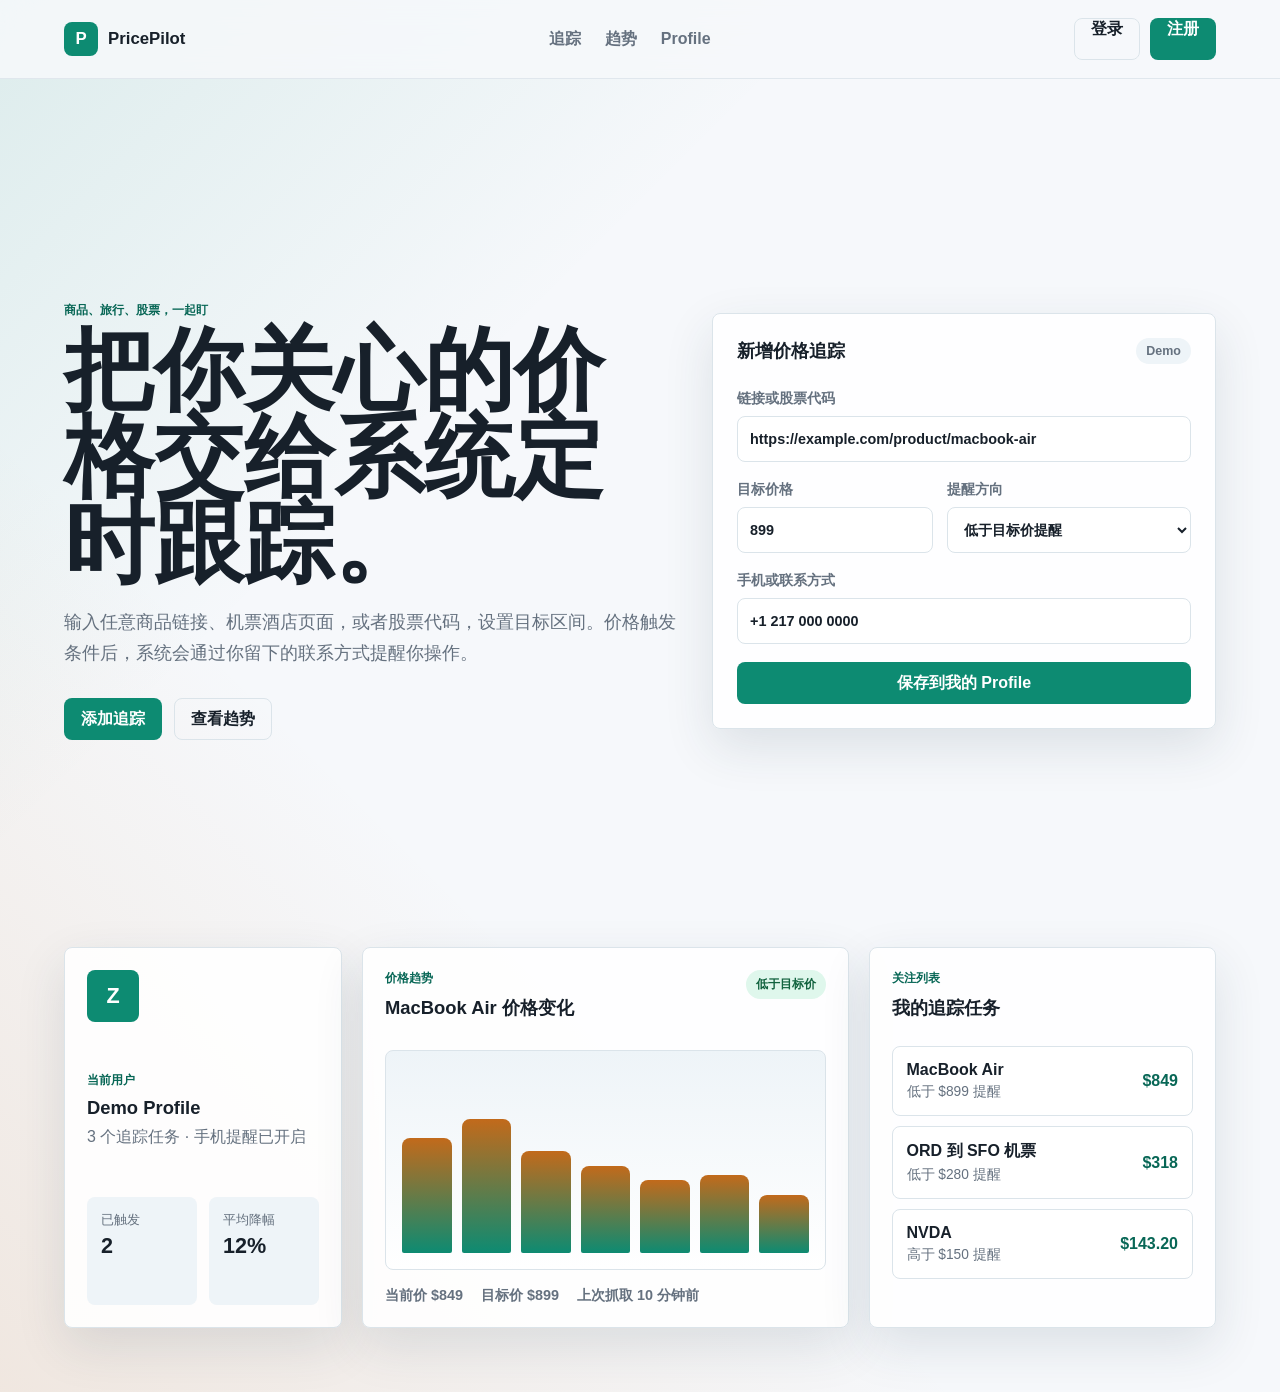
<file: frontend/index.html>
<!doctype html>
<html lang="zh-CN">
  <head>
    <meta charset="utf-8" />
    <meta name="viewport" content="width=device-width, initial-scale=1" />
    <title>PricePilot | 自定义比价提醒</title>
    <link rel="stylesheet" href="styles.css" />
  </head>
  <body>
    <header class="topbar">
      <a class="brand" href="#" aria-label="PricePilot 首页">
        <span class="brand-mark">P</span>
        <span>PricePilot</span>
      </a>
      <nav class="nav" aria-label="主导航">
        <a href="#tracking">追踪</a>
        <a href="#trends">趋势</a>
        <a href="#profile">Profile</a>
      </nav>
      <div class="auth-actions">
        <a class="ghost-button" href="auth.html">登录</a>
        <a class="primary-button" href="auth.html?mode=register">注册</a>
      </div>
    </header>

    <main>
      <section class="hero">
        <div class="hero-copy">
          <p class="eyebrow">商品、旅行、股票，一起盯</p>
          <h1>把你关心的价格交给系统定时跟踪。</h1>
          <p class="hero-text">
            输入任意商品链接、机票酒店页面，或者股票代码，设置目标区间。价格触发条件后，系统会通过你留下的联系方式提醒你操作。
          </p>
          <div class="hero-actions">
            <a class="primary-link" href="#tracking">添加追踪</a>
            <a class="secondary-link" href="#trends">查看趋势</a>
          </div>
        </div>

        <form class="watch-form" id="tracking">
          <div class="form-header">
            <h2>新增价格追踪</h2>
            <span class="status-pill">Demo</span>
          </div>

          <label>
            <span>链接或股票代码</span>
            <input type="text" value="https://example.com/product/macbook-air" />
          </label>

          <div class="form-grid">
            <label>
              <span>目标价格</span>
              <input type="number" value="899" />
            </label>
            <label>
              <span>提醒方向</span>
              <select>
                <option>低于目标价提醒</option>
                <option>高于目标价提醒</option>
                <option>任意明显波动提醒</option>
              </select>
            </label>
          </div>

          <label>
            <span>手机或联系方式</span>
            <input type="text" value="+1 217 000 0000" />
          </label>

          <button class="submit-button" type="button">保存到我的 Profile</button>
        </form>
      </section>

      <section class="dashboard" aria-label="价格追踪仪表盘">
        <aside class="panel profile-panel" id="profile">
          <div class="avatar">Z</div>
          <div>
            <p class="panel-label">当前用户</p>
            <h2>Demo Profile</h2>
            <p class="muted">3 个追踪任务 · 手机提醒已开启</p>
          </div>
          <dl class="profile-stats">
            <div>
              <dt>已触发</dt>
              <dd>2</dd>
            </div>
            <div>
              <dt>平均降幅</dt>
              <dd>12%</dd>
            </div>
          </dl>
        </aside>

        <section class="panel trend-panel" id="trends">
          <div class="section-heading">
            <div>
              <p class="panel-label">价格趋势</p>
              <h2>MacBook Air 价格变化</h2>
            </div>
            <span class="status-pill success">低于目标价</span>
          </div>
          <div class="chart" aria-label="价格趋势示意图">
            <span style="height: 62%"></span>
            <span style="height: 72%"></span>
            <span style="height: 55%"></span>
            <span style="height: 47%"></span>
            <span style="height: 39%"></span>
            <span style="height: 42%"></span>
            <span style="height: 31%"></span>
          </div>
          <div class="trend-meta">
            <span>当前价 $849</span>
            <span>目标价 $899</span>
            <span>上次抓取 10 分钟前</span>
          </div>
        </section>

        <section class="panel list-panel">
          <div class="section-heading">
            <div>
              <p class="panel-label">关注列表</p>
              <h2>我的追踪任务</h2>
            </div>
          </div>

          <ul class="watch-list">
            <li>
              <div>
                <strong>MacBook Air</strong>
                <span>低于 $899 提醒</span>
              </div>
              <b>$849</b>
            </li>
            <li>
              <div>
                <strong>ORD 到 SFO 机票</strong>
                <span>低于 $280 提醒</span>
              </div>
              <b>$318</b>
            </li>
            <li>
              <div>
                <strong>NVDA</strong>
                <span>高于 $150 提醒</span>
              </div>
              <b>$143.20</b>
            </li>
          </ul>
        </section>
      </section>
    </main>

    <script src="script.js"></script>
  </body>
</html>
</file>
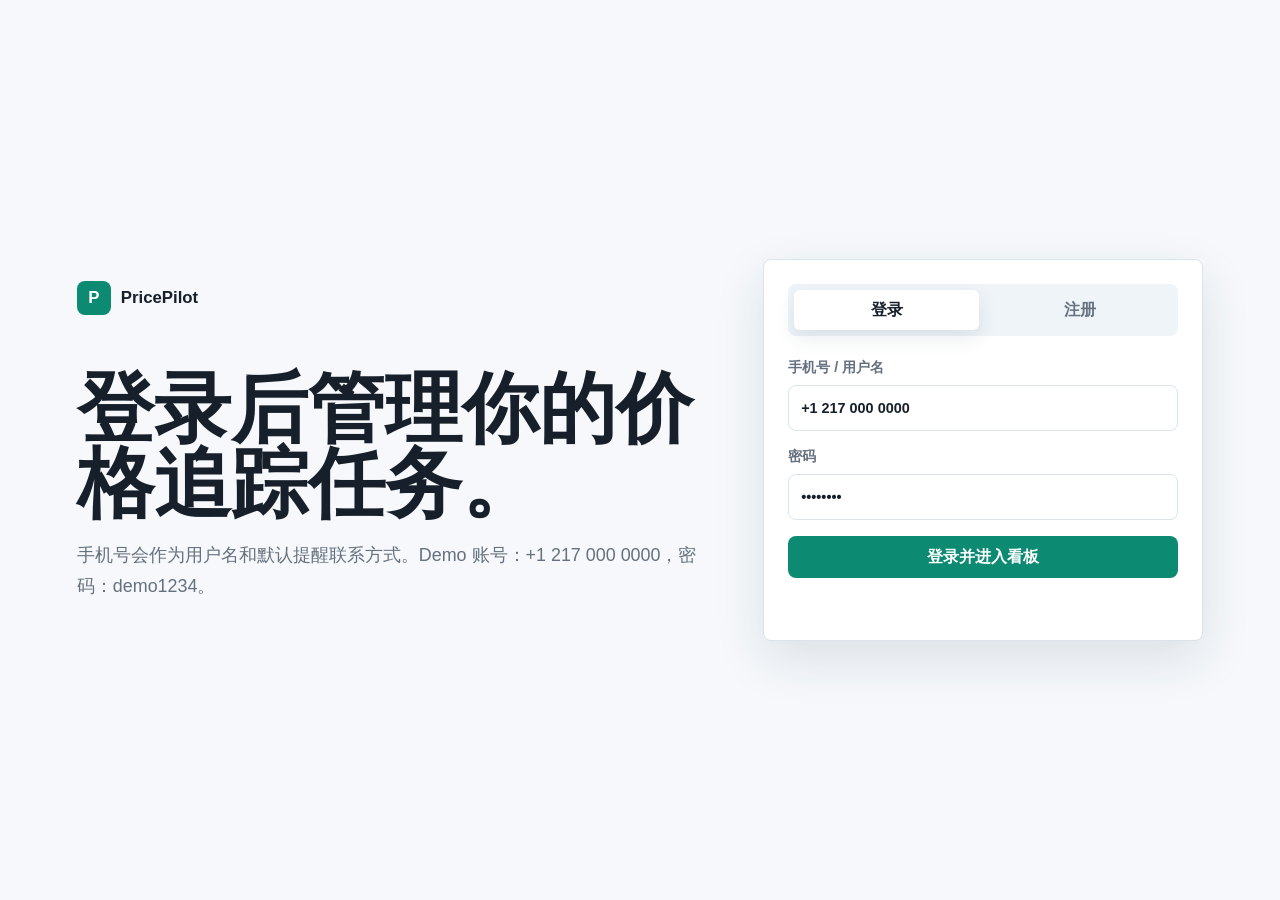
<file: frontend/auth.html>
<!doctype html>
<html lang="zh-CN">
  <head>
    <meta charset="utf-8" />
    <meta name="viewport" content="width=device-width, initial-scale=1" />
    <title>登录 | PricePilot</title>
    <link rel="stylesheet" href="styles.css" />
  </head>
  <body class="auth-page">
    <main class="auth-shell">
      <section class="auth-copy">
        <a class="brand" href="index.html" aria-label="PricePilot 首页">
          <span class="brand-mark">P</span>
          <span>PricePilot</span>
        </a>
        <h1>登录后管理你的价格追踪任务。</h1>
        <p class="hero-text">
          手机号会作为用户名和默认提醒联系方式。Demo 账号：+1 217 000 0000，密码：demo1234。
        </p>
      </section>

      <section class="auth-card" aria-label="登录注册表单">
        <div class="tabs" role="tablist">
          <button class="tab-button active" type="button" data-mode="login">登录</button>
          <button class="tab-button" type="button" data-mode="register">注册</button>
        </div>

        <form class="auth-form">
          <label>
            <span>手机号 / 用户名</span>
            <input id="phone" type="tel" value="+1 217 000 0000" autocomplete="tel" />
          </label>

          <label>
            <span>密码</span>
            <input id="password" type="password" value="demo1234" autocomplete="current-password" />
          </label>

          <button class="submit-button" type="submit">登录并进入看板</button>
          <p class="form-message" role="status"></p>
        </form>
      </section>
    </main>

    <script src="auth.js"></script>
  </body>
</html>
</file>
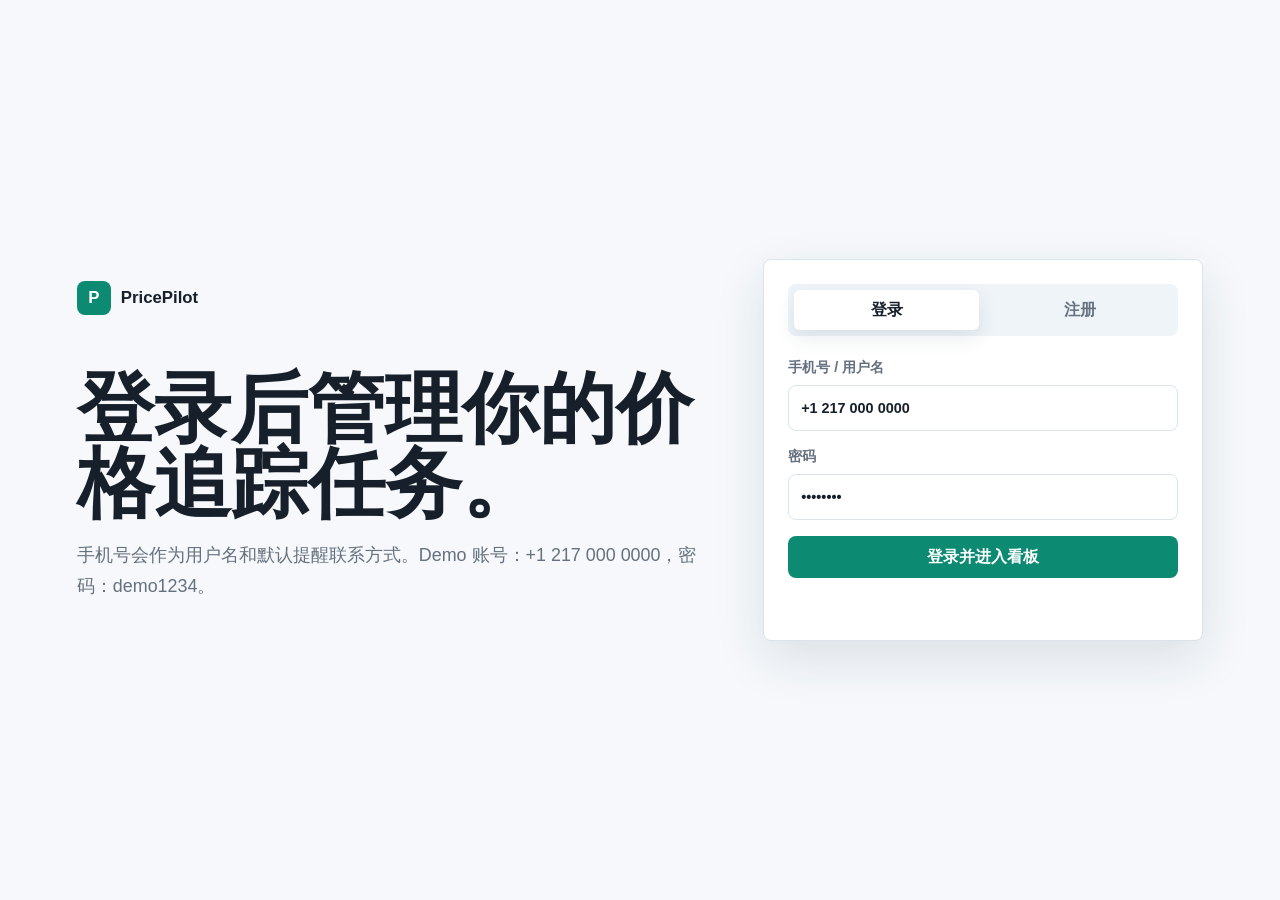
<file: frontend/dashboard.html>
<!doctype html>
<html lang="zh-CN">
  <head>
    <meta charset="utf-8" />
    <meta name="viewport" content="width=device-width, initial-scale=1" />
    <title>看板 | PricePilot</title>
    <link rel="stylesheet" href="styles.css" />
  </head>
  <body class="app-page">
    <aside class="sidebar">
      <a class="brand" href="index.html" aria-label="PricePilot 首页">
        <span class="brand-mark">P</span>
        <span>PricePilot</span>
      </a>
      <nav class="side-nav" aria-label="内部导航">
        <button class="side-link active" type="button" data-view="board">价格看板</button>
        <button class="side-link" type="button" data-view="new-watch">新增追踪</button>
        <button class="side-link" type="button" data-view="store-discovery">商品发现</button>
      </nav>
      <button class="ghost-button logout-button" type="button">退出登录</button>
    </aside>

    <main class="app-main">
      <header class="app-header">
        <div>
          <p class="panel-label">内部页面</p>
          <h1>价格追踪看板</h1>
        </div>
        <div class="user-menu">
          <button class="user-chip" type="button" id="user-menu-button" aria-expanded="false">
            <span class="avatar small" id="header-avatar">U</span>
            <span id="user-phone">未登录</span>
          </button>
          <section class="user-panel hidden" id="user-panel" aria-label="用户设置面板">
            <div class="user-panel-head">
              <span class="avatar panel-avatar" id="panel-avatar">U</span>
              <div>
                <p class="panel-label">User Panel</p>
                <h2 id="panel-phone">未登录</h2>
                <p class="muted"><span id="panel-watch-count">0</span> 个追踪任务 · <span id="panel-status">Active</span></p>
              </div>
            </div>

            <div class="panel-actions">
              <button class="panel-action-button" type="button" data-panel-section="avatar-section">上传头像</button>
              <button class="panel-action-button" type="button" data-panel-section="phone-section">修改通知手机号</button>
              <button class="panel-action-button" type="button" data-panel-section="password-section">修改密码</button>
            </div>

            <form class="panel-form hidden" id="avatar-section">
              <label>
                <span>上传头像</span>
                <input id="avatar-upload" type="file" accept="image/*" />
              </label>
            </form>

            <form class="panel-form hidden" id="phone-section">
              <label>
                <span>通知手机号</span>
                <input id="notification-phone" type="tel" />
              </label>
              <button class="submit-button compact-button" type="submit">保存手机号</button>
              <p class="form-message" id="settings-message"></p>
            </form>

            <form class="panel-form hidden" id="password-section">
              <label>
                <span>当前密码</span>
                <input id="current-password" type="password" autocomplete="current-password" />
              </label>
              <label>
                <span>新密码</span>
                <input id="new-password" type="password" autocomplete="new-password" />
              </label>
              <button class="submit-button compact-button" type="submit">修改密码</button>
              <p class="form-message" id="password-message"></p>
            </form>
          </section>
        </div>
      </header>

      <section class="app-layout" data-view-panel="board">
        <section class="panel list-panel">
          <div class="section-heading">
            <div>
              <p class="panel-label">任务列表</p>
              <h2>选择一个追踪链接</h2>
            </div>
          </div>
          <ul class="watch-list interactive-list" id="watch-list"></ul>
        </section>

        <section class="panel trend-panel detail-panel">
          <div class="section-heading">
            <div>
              <p class="panel-label">详细价格波动</p>
              <h2 id="detail-title">请选择一个任务</h2>
            </div>
            <span class="status-pill" id="detail-status">等待选择</span>
          </div>
          <div class="chart large-chart" id="detail-chart" aria-label="详细价格趋势图"></div>
          <div class="trend-meta" id="detail-meta"></div>
          <form class="inline-settings" id="price-interval-form">
            <label>
              <span>修改检索间隔</span>
              <input id="detail-interval" type="number" min="5" max="10080" step="5" />
            </label>
            <button class="secondary-link" type="submit">保存间隔</button>
          </form>
          <button class="secondary-link refresh-button" id="refresh-watch" type="button">立即检索</button>
        </section>
      </section>

      <section class="panel add-watch-panel hidden" data-view-panel="new-watch">
        <div class="section-heading">
          <div>
            <p class="panel-label">新增任务</p>
            <h2>添加新的跟踪链接或股票代码</h2>
          </div>
        </div>
        <form class="watch-form compact-form" id="new-watch-form">
          <label>
            <span>任务名称</span>
            <input id="watch-title" type="text" value="新商品追踪" />
          </label>
          <label>
            <span>商品链接 / 旅行链接 / 股票代码</span>
            <input id="watch-target" type="text" value="https://example.com/product" />
          </label>
          <div class="preview-row">
            <button class="secondary-link" id="preview-price" type="button">预览可追踪价格</button>
            <span id="preview-status">先预览，再选择一个价格来源</span>
          </div>
          <fieldset class="candidate-list hidden" id="price-candidates">
            <legend>候选价格</legend>
          </fieldset>
          <div class="form-grid">
            <label>
              <span>目标价格</span>
              <input id="watch-price" type="number" value="100" />
            </label>
            <label>
              <span>提醒方向</span>
              <select id="watch-direction">
                <option value="below">低于目标价提醒</option>
                <option value="above">高于目标价提醒</option>
                <option value="change">任意明显波动提醒</option>
              </select>
            </label>
          </div>
          <label>
            <span>自动检索间隔</span>
            <select id="watch-interval">
              <option value="15">每 15 分钟</option>
              <option value="30">每 30 分钟</option>
              <option value="60" selected>每 1 小时</option>
              <option value="360">每 6 小时</option>
              <option value="1440">每天</option>
            </select>
          </label>
          <button class="submit-button" type="submit">添加追踪任务</button>
          <p class="form-message" id="watch-message"></p>
        </form>
      </section>

      <section class="store-layout hidden" data-view-panel="store-discovery">
        <section class="panel add-watch-panel">
          <div class="section-heading">
            <div>
              <p class="panel-label">商品发现</p>
              <h2>跟踪店铺新上架商品</h2>
            </div>
          </div>
          <form class="watch-form compact-form" id="store-watch-form">
            <label>
              <span>任务名称</span>
              <input id="store-title" type="text" value="新品发现任务" />
            </label>
            <label>
              <span>店铺链接</span>
              <input id="store-url" type="url" value="https://example.com/store" />
            </label>
            <label>
              <span>关键词 / 用户偏好</span>
              <input id="store-keywords" type="text" value="laptop sleeve keyboard usb-c charger" />
            </label>
            <div class="form-grid">
              <label>
                <span>匹配阈值</span>
                <input id="store-score" type="number" min="0" max="100" value="80" />
              </label>
              <label>
                <span>检索间隔</span>
                <select id="store-interval">
                  <option value="60">每 1 小时</option>
                  <option value="360" selected>每 6 小时</option>
                  <option value="720">每 12 小时</option>
                  <option value="1440">每天</option>
                </select>
              </label>
            </div>
            <button class="submit-button" type="submit">创建商品发现任务</button>
            <p class="form-message" id="store-message"></p>
          </form>
        </section>

        <section class="panel list-panel">
          <div class="section-heading">
            <div>
              <p class="panel-label">店铺任务</p>
              <h2>选择一个店铺追踪</h2>
            </div>
          </div>
          <ul class="watch-list interactive-list" id="store-watch-list"></ul>
        </section>

        <section class="panel discovery-panel">
          <div class="section-heading">
            <div>
              <p class="panel-label">新商品匹配</p>
              <h2 id="store-detail-title">请选择店铺任务</h2>
            </div>
            <span class="status-pill" id="store-detail-status">等待选择</span>
          </div>
          <div class="trend-meta" id="store-detail-meta"></div>
          <form class="inline-settings" id="store-interval-form">
            <label>
              <span>修改检索间隔</span>
              <input id="store-detail-interval" type="number" min="15" max="10080" step="15" />
            </label>
            <button class="secondary-link" type="submit">保存间隔</button>
          </form>
          <button class="secondary-link refresh-button" id="refresh-store-watch" type="button">立即扫描店铺</button>
          <ul class="product-grid" id="product-list"></ul>
        </section>
      </section>
    </main>

    <script src="dashboard.js"></script>
  </body>
</html>
</file>
<file: frontend/styles.css>
:root {
  color-scheme: light;
  --bg: #f6f8fb;
  --surface: #ffffff;
  --surface-soft: #eef4f8;
  --text: #17202a;
  --muted: #65717f;
  --line: #dbe4ea;
  --accent: #0d8b72;
  --accent-dark: #086756;
  --warning: #c26a1b;
  --success-bg: #dff7ec;
  --success-text: #12633f;
  --shadow: 0 18px 50px rgba(37, 55, 75, 0.12);
}

.trend-meta span,
.watch-list span,
.watch-select span,
.product-grid a {
  min-width: 0;
  max-width: 100%;
  overflow-wrap: anywhere;
  word-break: break-word;
}

.trend-meta span {
  white-space: normal;
}

.panel-actions {
  display: grid;
  gap: 8px;
  padding-top: 14px;
  border-top: 1px solid var(--line);
}

.panel-action-button {
  min-height: 42px;
  padding: 0 12px;
  border: 1px solid var(--line);
  border-radius: 8px;
  background: #fff;
  color: var(--text);
  cursor: pointer;
  font-weight: 800;
  text-align: left;
}

.panel-action-button.active,
.panel-action-button:hover {
  border-color: rgba(13, 139, 114, 0.42);
  background: #f4fbf8;
  color: var(--accent-dark);
}

.panel-form.hidden {
  display: none;
}

* {
  box-sizing: border-box;
}

body {
  margin: 0;
  min-height: 100vh;
  background:
    linear-gradient(135deg, rgba(13, 139, 114, 0.11), transparent 32%),
    linear-gradient(45deg, rgba(194, 106, 27, 0.12), transparent 36%),
    var(--bg);
  color: var(--text);
  font-family: Inter, "Segoe UI", Arial, sans-serif;
}

a {
  color: inherit;
  text-decoration: none;
}

button,
input,
select {
  font: inherit;
}

.topbar {
  position: sticky;
  top: 0;
  z-index: 10;
  display: flex;
  align-items: center;
  justify-content: space-between;
  gap: 24px;
  padding: 18px min(5vw, 64px);
  background: rgba(246, 248, 251, 0.86);
  border-bottom: 1px solid rgba(219, 228, 234, 0.8);
  backdrop-filter: blur(14px);
}

.brand,
.nav,
.auth-actions,
.hero-actions,
.section-heading,
.trend-meta {
  display: flex;
  align-items: center;
}

.brand {
  gap: 10px;
  font-size: 1.05rem;
  font-weight: 800;
}

.brand-mark,
.avatar {
  display: grid;
  place-items: center;
  color: white;
  background: var(--accent);
  font-weight: 800;
}

.brand-mark {
  width: 34px;
  height: 34px;
  border-radius: 8px;
}

.nav {
  gap: 24px;
  color: var(--muted);
  font-weight: 650;
}

.auth-actions {
  gap: 10px;
}

.ghost-button,
.primary-button,
.submit-button,
.primary-link,
.secondary-link {
  min-height: 42px;
  border-radius: 8px;
  padding: 0 16px;
  border: 1px solid transparent;
  cursor: pointer;
  font-weight: 750;
}

.ghost-button,
.secondary-link {
  background: transparent;
  border-color: var(--line);
  color: var(--text);
}

.primary-button,
.submit-button,
.primary-link {
  background: var(--accent);
  color: white;
}

.primary-button:hover,
.submit-button:hover,
.primary-link:hover {
  background: var(--accent-dark);
}

main {
  padding: 44px min(5vw, 64px) 64px;
}

.hero {
  display: grid;
  grid-template-columns: minmax(0, 1.1fr) minmax(340px, 0.9fr);
  gap: 32px;
  align-items: center;
  min-height: calc(100vh - 104px);
}

.hero-copy {
  max-width: 760px;
}

.eyebrow,
.panel-label {
  margin: 0 0 8px;
  color: var(--accent-dark);
  font-size: 0.78rem;
  font-weight: 800;
  letter-spacing: 0;
  text-transform: uppercase;
}

h1,
h2,
p {
  margin-top: 0;
}

h1 {
  margin-bottom: 20px;
  max-width: 780px;
  font-size: clamp(2.5rem, 7vw, 5.8rem);
  line-height: 0.97;
  letter-spacing: 0;
}

h2 {
  margin-bottom: 8px;
  font-size: 1.15rem;
}

.hero-text {
  max-width: 660px;
  color: var(--muted);
  font-size: 1.12rem;
  line-height: 1.7;
}

.hero-actions {
  gap: 12px;
  margin-top: 30px;
}

.primary-link,
.secondary-link {
  display: inline-flex;
  align-items: center;
}

.watch-form,
.panel {
  background: rgba(255, 255, 255, 0.9);
  border: 1px solid var(--line);
  border-radius: 8px;
  box-shadow: var(--shadow);
}

.watch-form {
  display: grid;
  gap: 18px;
  padding: 24px;
}

.form-header {
  display: flex;
  justify-content: space-between;
  gap: 16px;
}

.status-pill {
  align-self: flex-start;
  white-space: nowrap;
  border-radius: 999px;
  padding: 6px 10px;
  background: var(--surface-soft);
  color: var(--muted);
  font-size: 0.78rem;
  font-weight: 800;
}

.status-pill.success {
  background: var(--success-bg);
  color: var(--success-text);
}

label {
  display: grid;
  gap: 8px;
  color: var(--muted);
  font-size: 0.9rem;
  font-weight: 700;
}

input,
select {
  width: 100%;
  min-height: 46px;
  border: 1px solid var(--line);
  border-radius: 8px;
  background: white;
  color: var(--text);
  padding: 0 12px;
}

.form-grid {
  display: grid;
  grid-template-columns: 1fr 1.25fr;
  gap: 14px;
}

.submit-button {
  width: 100%;
  border: 0;
}

.dashboard {
  display: grid;
  grid-template-columns: 0.8fr 1.4fr 1fr;
  gap: 20px;
  margin-top: 28px;
}

.panel {
  padding: 22px;
}

.profile-panel {
  display: grid;
  gap: 18px;
}

.avatar {
  width: 52px;
  height: 52px;
  border-radius: 8px;
  font-size: 1.35rem;
}

.muted {
  margin-bottom: 0;
  color: var(--muted);
}

.profile-stats {
  display: grid;
  grid-template-columns: 1fr 1fr;
  gap: 12px;
  margin: 0;
}

.profile-stats div {
  padding: 14px;
  background: var(--surface-soft);
  border-radius: 8px;
}

dt {
  color: var(--muted);
  font-size: 0.82rem;
}

dd {
  margin: 4px 0 0;
  font-size: 1.35rem;
  font-weight: 850;
}

.section-heading {
  justify-content: space-between;
  gap: 16px;
}

.chart {
  display: grid;
  grid-template-columns: repeat(7, 1fr);
  align-items: end;
  gap: 10px;
  height: 220px;
  margin: 22px 0 16px;
  padding: 16px;
  border-radius: 8px;
  background: linear-gradient(180deg, var(--surface-soft), #fff);
  border: 1px solid var(--line);
}

.chart span {
  display: block;
  min-height: 28px;
  border-radius: 8px 8px 2px 2px;
  background: linear-gradient(180deg, var(--warning), var(--accent));
}

.trend-meta {
  flex-wrap: wrap;
  gap: 10px 18px;
  color: var(--muted);
  font-size: 0.9rem;
  font-weight: 700;
}

.watch-list {
  display: grid;
  gap: 10px;
  padding: 0;
  margin: 18px 0 0;
  list-style: none;
}

.watch-list li {
  display: flex;
  align-items: center;
  justify-content: space-between;
  gap: 16px;
  padding: 14px;
  border: 1px solid var(--line);
  border-radius: 8px;
  background: #fff;
}

.watch-list span {
  display: block;
  margin-top: 4px;
  color: var(--muted);
  font-size: 0.86rem;
}

.watch-list b {
  color: var(--accent-dark);
}

.auth-page,
.app-page {
  background: var(--bg);
}

.auth-shell {
  display: grid;
  grid-template-columns: minmax(0, 1fr) minmax(340px, 440px);
  gap: 44px;
  align-items: center;
  min-height: 100vh;
  padding: 48px min(6vw, 80px);
}

.auth-copy h1 {
  margin-top: 56px;
  font-size: clamp(2.4rem, 6vw, 5rem);
}

.auth-card {
  padding: 24px;
  background: var(--surface);
  border: 1px solid var(--line);
  border-radius: 8px;
  box-shadow: var(--shadow);
}

.tabs {
  display: grid;
  grid-template-columns: 1fr 1fr;
  gap: 8px;
  margin-bottom: 22px;
  padding: 6px;
  background: var(--surface-soft);
  border-radius: 8px;
}

.tab-button {
  min-height: 40px;
  border: 0;
  border-radius: 6px;
  background: transparent;
  color: var(--muted);
  cursor: pointer;
  font-weight: 800;
}

.tab-button.active {
  background: var(--surface);
  color: var(--text);
  box-shadow: 0 8px 20px rgba(37, 55, 75, 0.1);
}

.auth-form,
.compact-form {
  display: grid;
  gap: 16px;
}

.form-message {
  min-height: 22px;
  margin: 0;
  color: var(--muted);
  font-size: 0.92rem;
}

.app-page {
  display: grid;
  grid-template-columns: 260px minmax(0, 1fr);
  min-height: 100vh;
}

.sidebar {
  position: sticky;
  top: 0;
  display: flex;
  flex-direction: column;
  gap: 26px;
  height: 100vh;
  padding: 24px;
  background: #ffffff;
  border-right: 1px solid var(--line);
}

.side-nav {
  display: grid;
  gap: 8px;
}

.side-link {
  min-height: 42px;
  padding: 0 12px;
  border: 1px solid transparent;
  border-radius: 8px;
  background: transparent;
  color: var(--muted);
  cursor: pointer;
  font-weight: 800;
  text-align: left;
}

.side-link.active,
.side-link:hover {
  background: var(--surface-soft);
  color: var(--accent-dark);
}

.logout-button {
  margin-top: auto;
}

.app-main {
  padding: 28px min(4vw, 48px) 48px;
}

.app-header {
  display: flex;
  align-items: center;
  justify-content: space-between;
  gap: 20px;
  margin-bottom: 24px;
}

.app-header h1 {
  margin-bottom: 0;
  font-size: clamp(2rem, 5vw, 3.4rem);
}

.user-chip {
  display: inline-flex;
  align-items: center;
  gap: 10px;
  min-height: 44px;
  padding: 6px 12px 6px 6px;
  border: 1px solid var(--line);
  border-radius: 999px;
  background: var(--surface);
  color: var(--muted);
  cursor: pointer;
  font-weight: 800;
}

.user-menu {
  position: relative;
}

.user-panel {
  position: absolute;
  top: calc(100% + 10px);
  right: 0;
  z-index: 20;
  display: grid;
  gap: 18px;
  width: min(92vw, 380px);
  padding: 18px;
  background: var(--surface);
  border: 1px solid var(--line);
  border-radius: 8px;
  box-shadow: var(--shadow);
}

.user-panel-head {
  display: grid;
  grid-template-columns: auto minmax(0, 1fr);
  gap: 14px;
  align-items: center;
}

.panel-avatar {
  width: 56px;
  height: 56px;
  border-radius: 8px;
}

.panel-form {
  display: grid;
  gap: 10px;
  padding-top: 14px;
  border-top: 1px solid var(--line);
}

.compact-button {
  min-height: 38px;
}

.avatar.small {
  width: 32px;
  height: 32px;
  border-radius: 999px;
  font-size: 0.92rem;
}

.app-layout {
  display: grid;
  grid-template-columns: minmax(320px, 0.85fr) minmax(0, 1.4fr);
  gap: 20px;
  align-items: start;
}

.store-layout {
  display: grid;
  grid-template-columns: minmax(300px, 0.9fr) minmax(280px, 0.8fr);
  gap: 20px;
  align-items: start;
}

.discovery-panel {
  grid-column: 1 / -1;
}

.detail-panel,
.add-watch-panel {
  min-height: 420px;
}

.large-chart {
  height: 300px;
}

.interactive-list li {
  display: grid;
  grid-template-columns: minmax(0, 1fr) auto auto;
  align-items: center;
}

.interactive-list li.active {
  border-color: rgba(13, 139, 114, 0.42);
  background: #f4fbf8;
}

.watch-select {
  display: grid;
  gap: 4px;
  min-width: 0;
  border: 0;
  background: transparent;
  color: inherit;
  cursor: pointer;
  text-align: left;
}

.watch-select strong,
.watch-select span {
  overflow: hidden;
  text-overflow: ellipsis;
  white-space: nowrap;
}

.delete-button {
  min-height: 34px;
  border: 1px solid #f0c9bf;
  border-radius: 8px;
  background: #fff7f4;
  color: #9b3f27;
  cursor: pointer;
  font-size: 0.84rem;
  font-weight: 800;
}

.refresh-button {
  justify-content: center;
  margin-top: 18px;
}

.inline-settings {
  display: grid;
  grid-template-columns: minmax(180px, 260px) auto;
  gap: 12px;
  align-items: end;
  margin-top: 18px;
}

.inline-settings .secondary-link {
  justify-content: center;
  min-height: 46px;
}

.product-grid {
  display: grid;
  grid-template-columns: repeat(auto-fit, minmax(220px, 1fr));
  gap: 14px;
  padding: 0;
  margin: 20px 0 0;
  list-style: none;
}

.product-grid li {
  display: grid;
  gap: 8px;
  min-height: 220px;
  padding: 14px;
  border: 1px solid var(--line);
  border-radius: 8px;
  background: #fff;
}

.product-grid li.matched {
  border-color: rgba(13, 139, 114, 0.42);
  background: #f4fbf8;
}

.product-thumb {
  display: grid;
  place-items: center;
  aspect-ratio: 16 / 9;
  overflow: hidden;
  border-radius: 8px;
  background: var(--surface-soft);
  color: var(--muted);
  font-size: 0.85rem;
  font-weight: 800;
}

.product-thumb img {
  width: 100%;
  height: 100%;
  object-fit: cover;
}

.product-grid span {
  color: var(--muted);
}

.product-grid b,
.product-grid a {
  color: var(--accent-dark);
  font-weight: 800;
}

.preview-row {
  display: grid;
  grid-template-columns: auto minmax(0, 1fr);
  gap: 12px;
  align-items: center;
}

.preview-row .secondary-link {
  justify-content: center;
  min-height: 42px;
}

#preview-status {
  color: var(--muted);
  font-size: 0.9rem;
  font-weight: 700;
}

.candidate-list {
  display: grid;
  gap: 10px;
  min-width: 0;
  padding: 12px;
  border: 1px solid var(--line);
  border-radius: 8px;
}

.candidate-list legend {
  color: var(--accent-dark);
  font-size: 0.86rem;
  font-weight: 800;
}

.candidate-option {
  display: grid;
  grid-template-columns: auto minmax(0, 1fr);
  gap: 10px;
  align-items: start;
  padding: 12px;
  border: 1px solid var(--line);
  border-radius: 8px;
  background: #fff;
  color: var(--text);
}

.candidate-option input {
  width: auto;
  min-height: auto;
  margin-top: 4px;
}

.candidate-option span {
  display: grid;
  gap: 4px;
  min-width: 0;
}

.candidate-option strong {
  color: var(--accent-dark);
}

.candidate-option b,
.candidate-option em,
.candidate-option small {
  color: var(--muted);
  font-style: normal;
  overflow-wrap: anywhere;
}

.hidden {
  display: none;
}

@media (max-width: 980px) {
  .hero,
  .dashboard,
  .auth-shell,
  .app-layout,
  .store-layout {
    grid-template-columns: 1fr;
  }

  .hero {
    min-height: auto;
  }

  .app-page {
    grid-template-columns: 1fr;
  }

  .sidebar {
    position: static;
    height: auto;
  }
}

@media (max-width: 720px) {
  .topbar {
    position: static;
    align-items: flex-start;
    flex-direction: column;
  }

  .nav,
  .auth-actions {
    width: 100%;
    justify-content: space-between;
  }

  main {
    padding-top: 28px;
  }

  .form-grid {
    grid-template-columns: 1fr;
  }

  .hero-actions {
    align-items: stretch;
    flex-direction: column;
  }

  .primary-link,
  .secondary-link {
    justify-content: center;
  }

  .auth-shell,
  .app-main {
    padding: 24px;
  }

  .app-header {
    align-items: flex-start;
    flex-direction: column;
  }

  .interactive-list li {
    grid-template-columns: 1fr;
  }

  .inline-settings {
    grid-template-columns: 1fr;
  }
}
</file>
